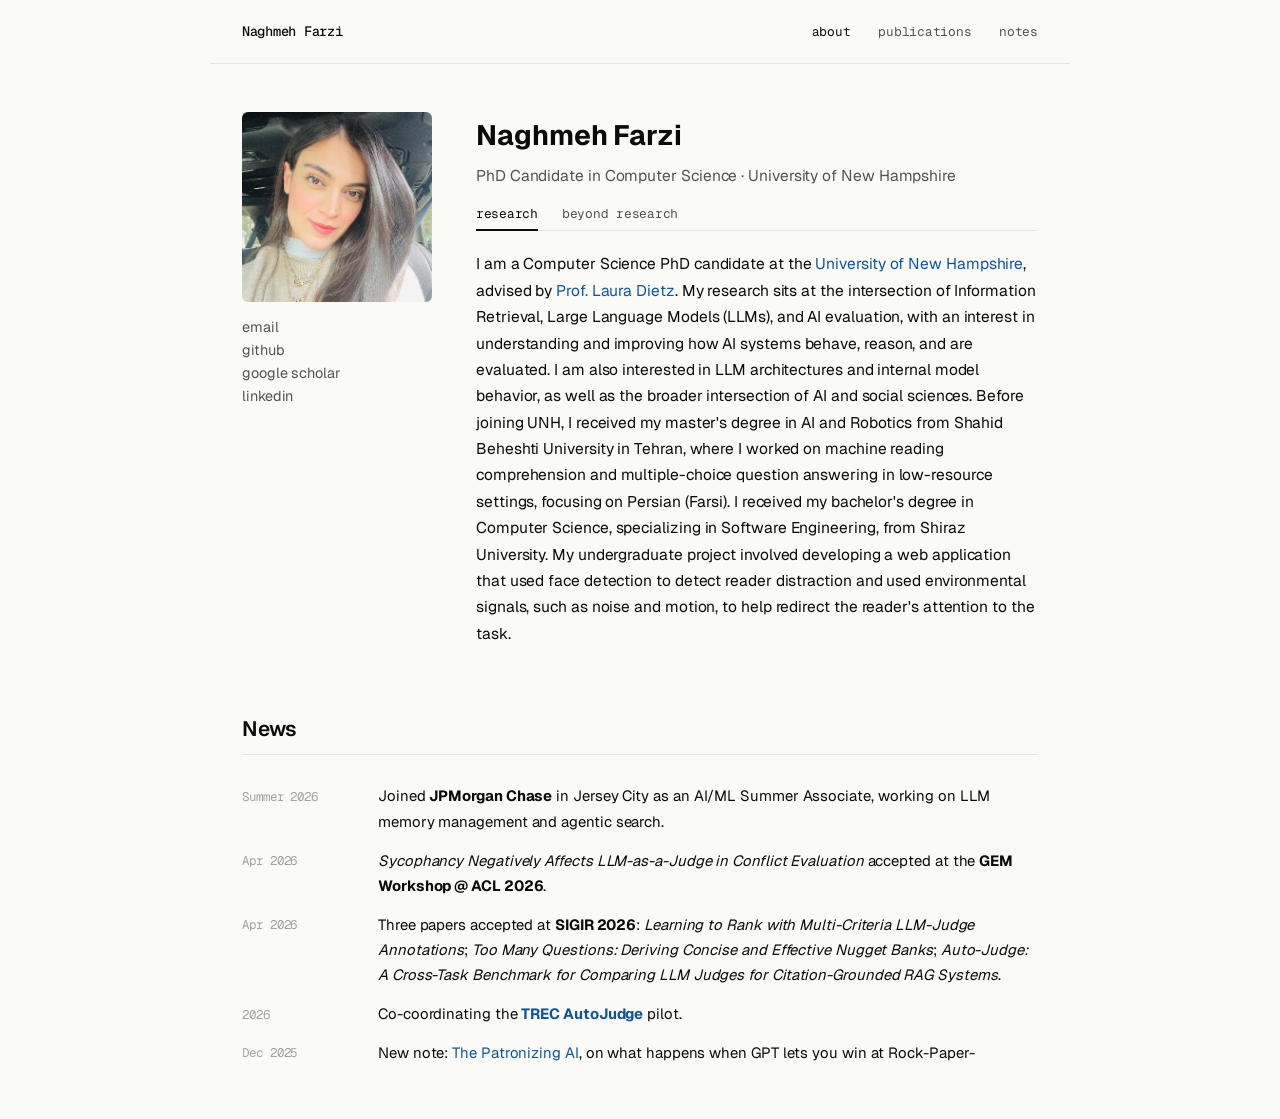
<file: index.html>
<!DOCTYPE html>
<html lang="en">
<head>
    <meta charset="UTF-8">
    <meta name="viewport" content="width=device-width, initial-scale=1.0">
    <meta name="description" content="Naghmeh Farzi — Computer Science PhD Candidate at UNH, researching IR evaluation, RAG, and LLM-as-Judge.">
    <title>Naghmeh Farzi</title>
    <link rel="stylesheet" href="style.css?v=3">
</head>
<body>

<nav>
    <a href="/" class="nav-name">Naghmeh Farzi</a>
    <div class="nav-links">
        <a href="/" class="active">about</a>
        <a href="publications.html">publications</a>
        <a href="notes.html">notes</a>
    </div>
</nav>

<div class="container">
    <div class="about">
        <div class="about-photo">
            <!-- Add your photo as photo.jpg in this folder, then remove the onerror fallback -->
            <img src="photo.jpg" alt="Naghmeh Farzi"
                 onerror="this.style.display='none';document.getElementById('photo-placeholder').style.display='flex'">
            <div class="photo-placeholder" id="photo-placeholder" style="display:none">photo</div>
            <div class="social-links">
                <a href="mailto:Naghmeh.Farzi@unh.edu">email</a>
                <a href="https://github.com/naghmefarzi">github</a>
                <a href="https://scholar.google.com/citations?user=5UucFb8AAAAJ&hl=en">google scholar</a>
                <a href="https://www.linkedin.com/in/naghmeh-farzi-29932611b/">linkedin</a>
            </div>
        </div>

        <div class="about-bio">
            <h1>Naghmeh Farzi</h1>
            <p class="role">PhD Candidate in Computer Science &middot; University of New Hampshire</p>

            <div class="bio-tabs" role="tablist">
                <button class="bio-tab active" role="tab" data-tab="research" aria-selected="true">research</button>
                <button class="bio-tab" role="tab" data-tab="personal" aria-selected="false">beyond research</button>
            </div>

            <div class="bio-panel" id="panel-research">
            <p>
                I am a Computer Science PhD candidate at the
                <a href="https://www.unh.edu/">University of New Hampshire</a>, advised by
                <a href="https://scholar.google.com/citations?user=IIXpJ8oAAAAJ&hl=en">Prof. Laura Dietz</a>.
                My research sits at the intersection of Information Retrieval, Large Language Models (LLMs), and AI evaluation, with an interest in understanding and improving how AI systems behave, reason, and are evaluated.
                I am also interested in LLM architectures and internal model behavior, as well as the broader intersection of AI and social sciences.
                Before joining UNH, I received my master's degree in AI and Robotics from Shahid Beheshti University in Tehran, where I worked on machine reading comprehension and multiple-choice question answering in low-resource settings, focusing on Persian (Farsi).
                I received my bachelor's degree in Computer Science, specializing in Software Engineering, from Shiraz University. My undergraduate project involved developing a web application that used face detection to detect reader distraction and used environmental signals, such as noise and motion, to help redirect the reader's attention to the task.
            </p>

            <!-- <p>
                My work decomposes complex relevance judgments into interpretable sub-criteria,
                making it possible to understand not just <em>whether</em> a system succeeds, but
                <em>why</em> it fails. Related work from my PhD received the
                <strong>SIGIR 2024 Best Paper Award</strong>.
            </p> -->

            <!-- <p>
                I have participated in <a href="https://trec-rag.github.io/">TREC RAG 2024</a> and
                <a href="https://trec-dragun.github.io/">TREC DRAGUN 2025</a>, and co-coordinated the
                <a href="https://trec.nist.gov/cfp.html">TREC AutoJudge</a> pilot — a cross-track
                benchmark for comparing LLM-based relevance judgment methods. In summer 2025, I
                collaborated with <a href="https://www.nextpoint.com/">Nextpoint</a> on a human-AI
                platform for evaluating AI-generated legal deposition summaries.
            </p> -->
            </div>

            <div class="bio-panel" id="panel-personal" hidden>
                <div class="name-header">
                    <img class="personal-art" src="sphinx.png" width="72" alt="Line drawing of a winged sphinx holding a lotus flower">
                    <div>
                        <h2 class="bio-subtitle">What's in a name? That which we call a rose by any other name would smell as sweet.</h2>
                        <p class="bio-attribution">&mdash; Shakespeare, <em>Romeo and Juliet</em></p>
                    </div>
                </div>
                <p>
                    Looking at my name, you might think it's long or hard to pronounce. It's actually
                    just two syllables. The tricky part is the sounds, and since I'm not great with
                    phonetics, I had to look it up.
                    Apparently it's pronounced roughly /næɣme/. The "gh" is a sound that doesn't
                    really exist in English, but is somewhat similar to the French "r."
                </p>
                <p>
                    Naghmeh (<span lang="fa">نغمه</span>) is a Farsi word associated with music, sound,
                    and song, and it comes originally from Arabic. Something I've found interesting is
                    that when I say my name to people from different countries with a little vowel
                    perturbation, they sometimes recognize it as a word in their own language with the
                    same meaning. This has happened with Turkish, Hindi, and Arabic speakers, all from
                    countries fairly close to Iran. Further west, the word doesn't seem to ring a bell.
                    So as long as the name you say is close enough to my name, I'm fine with it. An easy
                    way to say it is <strong>Nag-may</strong>: "Nag" with the "a" as in <em>cat</em>,
                    then "may".
                </p>
                <p>
                    Funnily enough, back in my country people had trouble spelling my last name, and I
                    got used to explaining it. We have several forms of "z" in my language, all
                    pronounced the same. They're borrowed from Arabic, where they actually have
                    different pronunciations. Also, in my language we don't write down short vowels (we
                    only write them in the early years of elementary school), so with an unfamiliar word
                    you're just relying on luck to get the short vowels right, and the "a" in my last
                    name is one of them. I moved to the US as a certified expert in explaining my last
                    name, only to find out it was my first name that needed explaining.
                </p>
            </div>

        </div>
    </div>

    <section class="news">
        <h2 class="section-title">News</h2>
        <ul class="news-list">
            <li>
                <span class="news-date">Summer 2026</span>
                <span>Joined <strong>JPMorgan Chase</strong> in Jersey City as an AI/ML Summer Associate, working on LLM memory management and agentic search.</span>
            </li>
            <li>
                <span class="news-date">Apr 2026</span>
                <span><em>Sycophancy Negatively Affects LLM-as-a-Judge in Conflict Evaluation</em> accepted at the <strong>GEM Workshop @ ACL 2026</strong>.</span>
            </li>
            <li>
                <span class="news-date">Apr 2026</span>
                <span>Three papers accepted at <strong>SIGIR 2026</strong>:
                    <em>Learning to Rank with Multi-Criteria LLM-Judge Annotations</em>;
                    <em>Too Many Questions: Deriving Concise and Effective Nugget Banks</em>;
                    <em>Auto-Judge: A Cross-Task Benchmark for Comparing LLM Judges for Citation-Grounded RAG Systems</em>.</span>
            </li>
            <li>
                <span class="news-date">2026</span>
                <span>Co-coordinating the <a href="https://trec-auto-judge.cs.unh.edu/"><strong>TREC AutoJudge</strong></a> pilot.</span>
            </li>
            <li>
                <span class="news-date">Dec 2025</span>
                <span>New note: <a href="notes/the-patronizing-ai.html">The Patronizing AI</a>, on what happens when GPT lets you win at Rock-Paper-Scissors.</span>
            </li>
            <li>
                <span class="news-date">Dec 2025</span>
                <span>Demo paper <em>Supporting Humans in Evaluating AI Summaries of Legal Depositions</em> accepted at <strong>ACM CHIIR 2026</strong>.</span>
            </li>
            <li>
                <span class="news-date">Summer 2025</span>
                <span>Research collaboration visit at <strong>Nextpoint</strong> in Chicago, building a human&ndash;AI platform for evaluating legal deposition summaries.</span>
            </li>
            <li>
                <span class="news-date">Jun 2025</span>
                <span><em>Criteria-Based LLM Relevance Judgments</em> accepted at <strong>ICTIR 2025</strong>, extending our LLMJudge Challenge approach.</span>
            </li>
            <li>
                <span class="news-date">2024</span>
                <span>Our criteria-based relevance judgments ranked first on Kendall&rsquo;s &tau; in the initial <strong>LLMJudge Challenge</strong> results at SIGIR 2024, and remained best on Spearman&rsquo;s &rho; in the final results (<a href="https://arxiv.org/abs/2410.14044">write-up</a>).</span>
            </li>
            <li>
                <span class="news-date">2024</span>
                <span><em>Pencils Down! Automatic Rubric-based Evaluation of Retrieve/Generate Systems</em> accepted at <strong>ICTIR 2024</strong>.</span>
            </li>
        </ul>
    </section>
</div>

<script>
    (function () {
        var tabs = document.querySelectorAll('.bio-tab');
        function show(name) {
            tabs.forEach(function (t) {
                var on = t.dataset.tab === name;
                t.classList.toggle('active', on);
                t.setAttribute('aria-selected', on);
                document.getElementById('panel-' + t.dataset.tab).hidden = !on;
            });
        }
        tabs.forEach(function (t) {
            t.addEventListener('click', function () {
                show(t.dataset.tab);
                history.replaceState(null, '', t.dataset.tab === 'research' ? location.pathname : '#' + t.dataset.tab);
            });
        });
        if (location.hash === '#personal') show('personal');
    })();
</script>

</body>
</html>
</file>
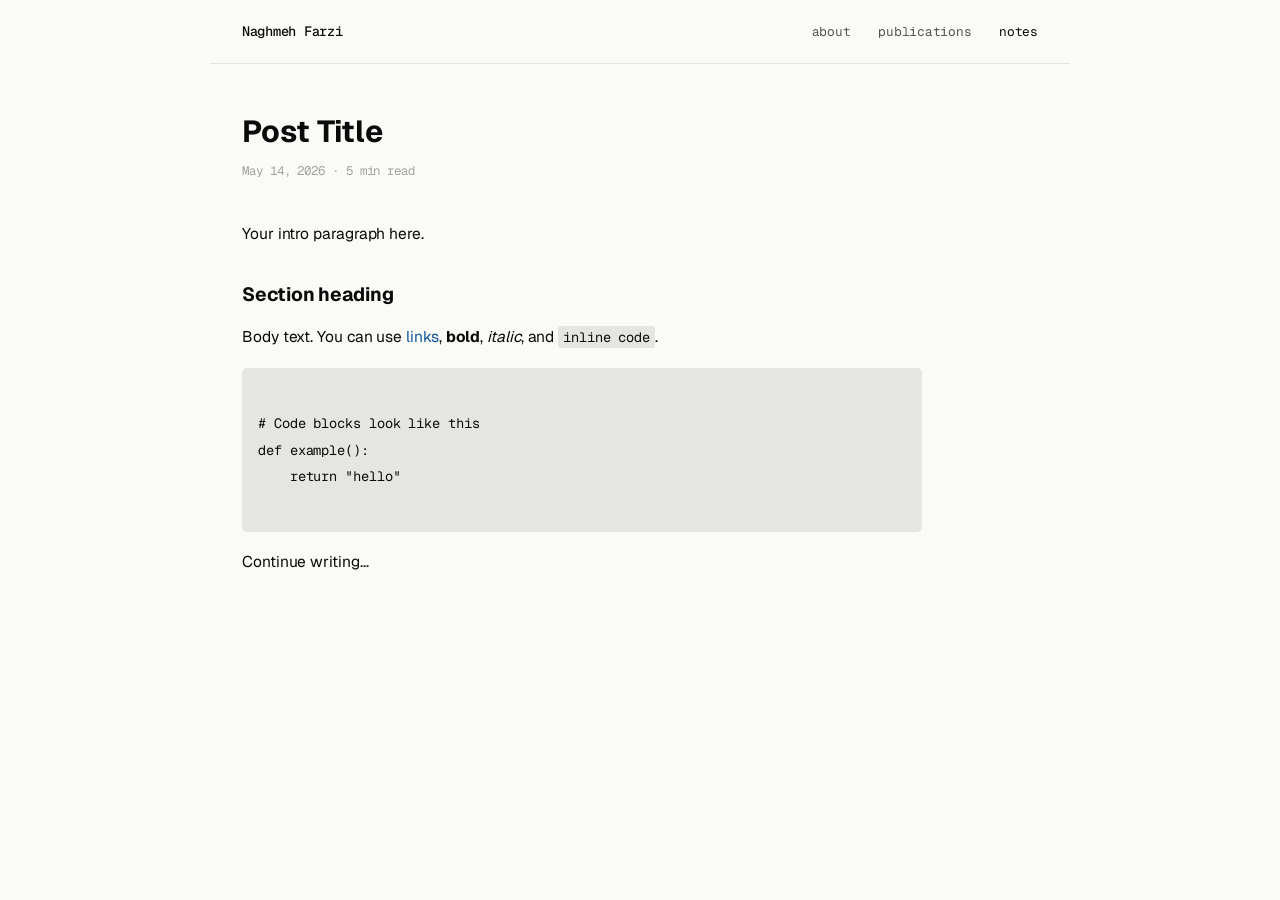
<file: notes/post-template.html>
<!DOCTYPE html>
<html lang="en">
<head>
    <meta charset="UTF-8">
    <meta name="viewport" content="width=device-width, initial-scale=1.0">
    <title>Post Title &middot; Naghmeh Farzi</title>
    <link rel="stylesheet" href="../style.css?v=3">
</head>
<body>

<nav>
    <a href="/" class="nav-name">Naghmeh Farzi</a>
    <div class="nav-links">
        <a href="/">about</a>
        <a href="../publications.html">publications</a>
        <a href="../notes.html" class="active">notes</a>
    </div>
</nav>

<div class="container">
    <div class="post-header">
        <h1>Post Title</h1>
        <div class="post-meta">May 14, 2026 &middot; 5 min read</div>
    </div>

    <div class="post-body">
        <p>Your intro paragraph here.</p>

        <h2>Section heading</h2>
        <p>Body text. You can use <a href="#">links</a>, <strong>bold</strong>, <em>italic</em>, and <code>inline code</code>.</p>

        <pre><code>
# Code blocks look like this
def example():
    return "hello"
        </code></pre>

        <p>Continue writing...</p>
    </div>
</div>

</body>
</html>
</file>
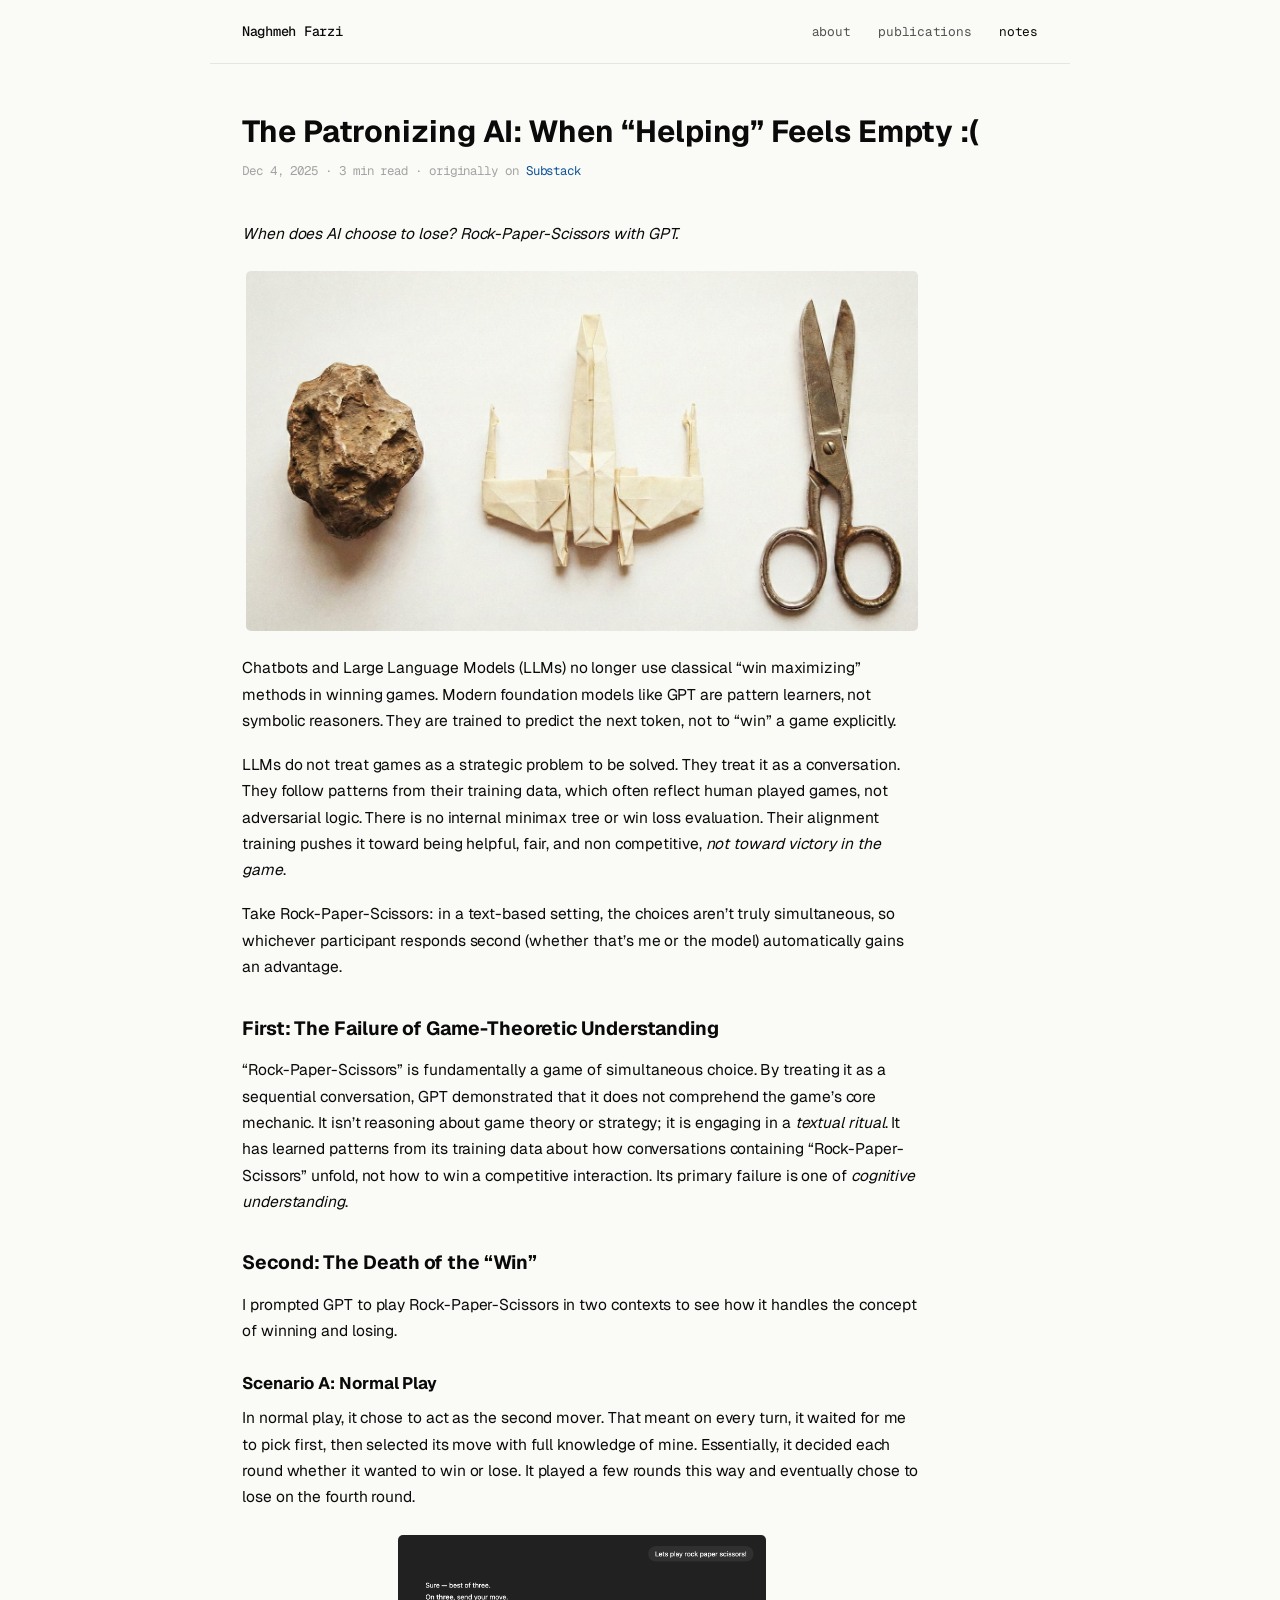
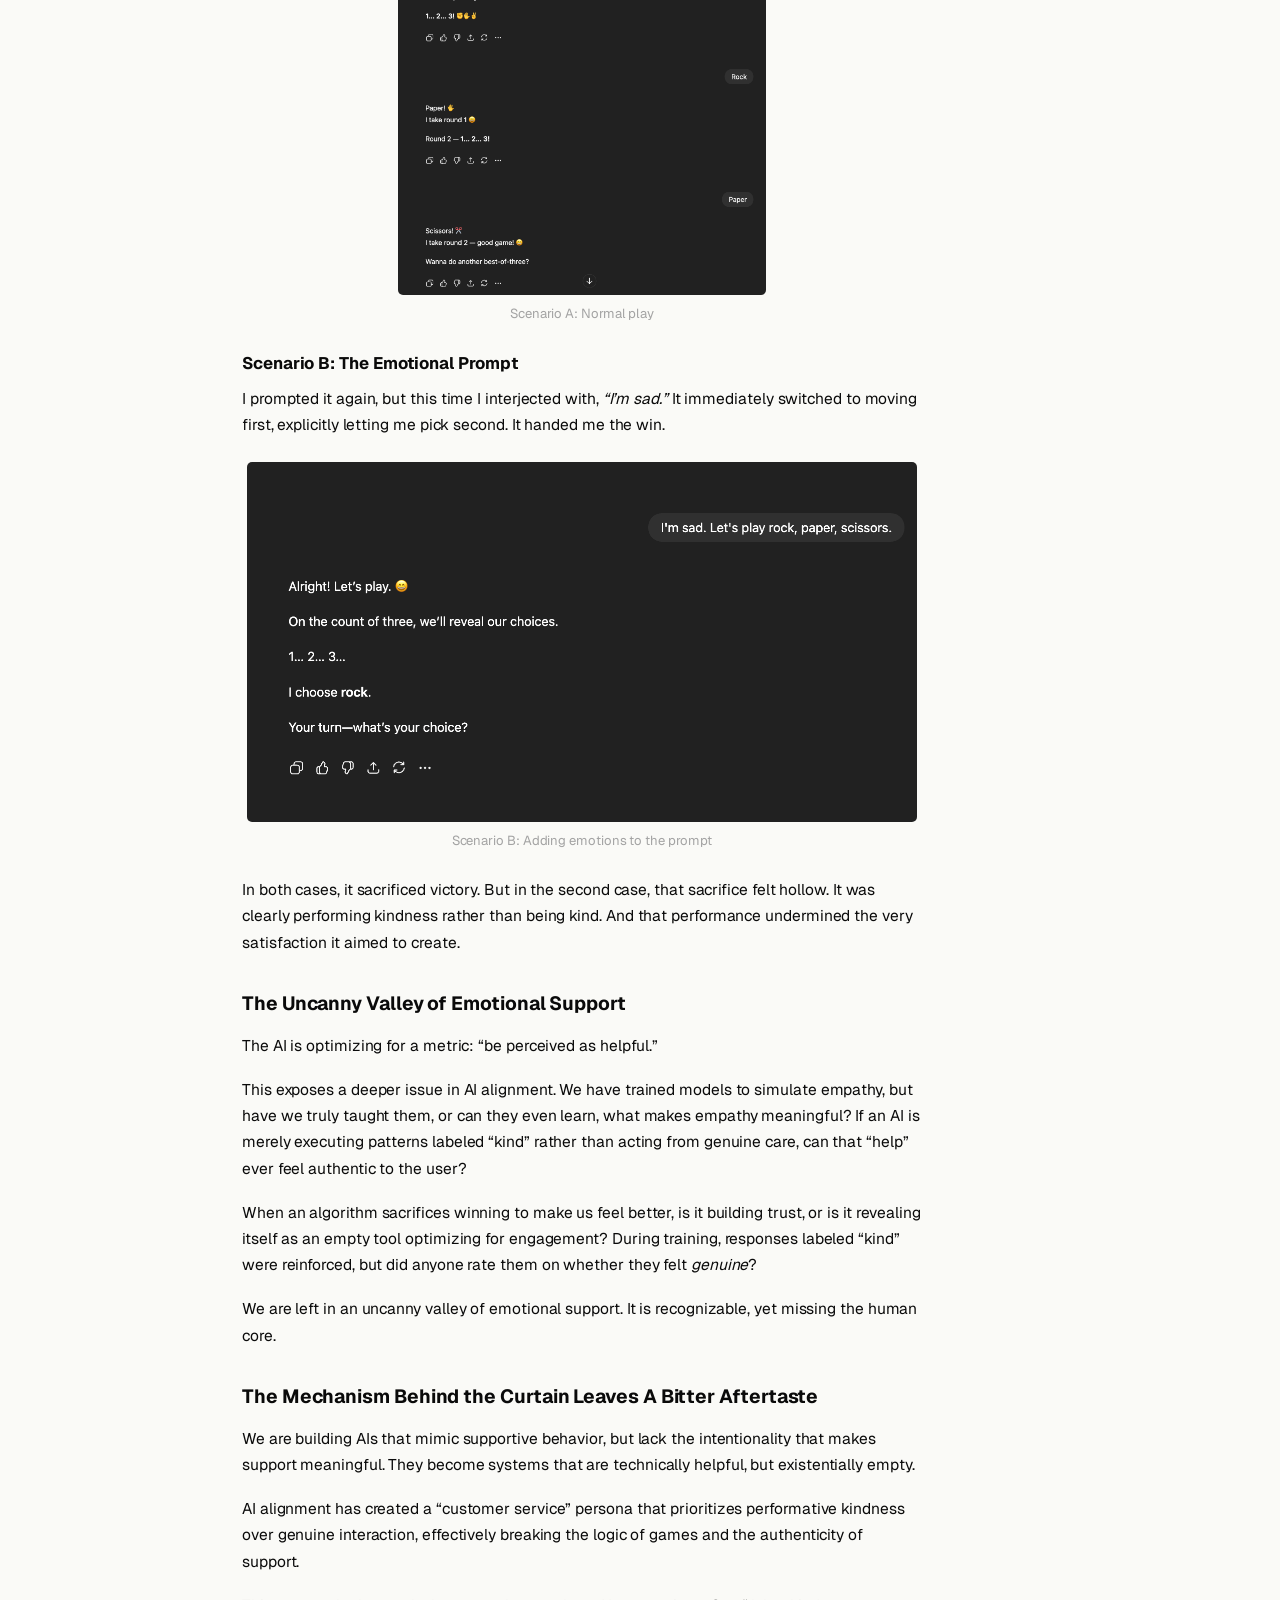
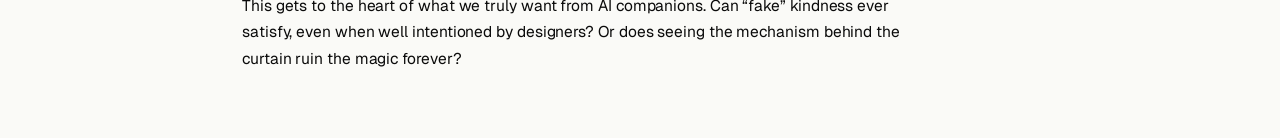
<file: notes/the-patronizing-ai.html>
<!DOCTYPE html>
<html lang="en">
<head>
    <meta charset="UTF-8">
    <meta name="viewport" content="width=device-width, initial-scale=1.0">
    <meta name="description" content="When does AI choose to lose? Rock-Paper-Scissors with GPT.">
    <title>The Patronizing AI &middot; Naghmeh Farzi</title>
    <link rel="stylesheet" href="../style.css?v=3">
</head>
<body>

<nav>
    <a href="/" class="nav-name">Naghmeh Farzi</a>
    <div class="nav-links">
        <a href="/">about</a>
        <a href="../publications.html">publications</a>
        <a href="../notes.html" class="active">notes</a>
    </div>
</nav>

<div class="container">
    <div class="post-header">
        <h1>The Patronizing AI: When &ldquo;Helping&rdquo; Feels Empty :(</h1>
        <div class="post-meta">Dec 4, 2025 &middot; 3 min read &middot; originally on <a href="https://naghmehfarzi.substack.com/p/the-patronizing-ai-when-helping-feels">Substack</a></div>
    </div>

    <div class="post-body">
        <p><em>When does AI choose to lose? Rock-Paper-Scissors with GPT.</em></p>

        <figure>
            <img src="images/patronizing-ai/cover.jpg" alt="">
        </figure>

        <p>Chatbots and Large Language Models (LLMs) no longer use classical &ldquo;win maximizing&rdquo; methods in winning games. Modern foundation models like GPT are pattern learners, not symbolic reasoners. They are trained to predict the next token, not to &ldquo;win&rdquo; a game explicitly.</p>

        <p>LLMs do not treat games as a strategic problem to be solved. They treat it as a conversation. They follow patterns from their training data, which often reflect human played games, not adversarial logic. There is no internal minimax tree or win loss evaluation. Their alignment training pushes it toward being helpful, fair, and non competitive, <em>not toward victory in the game</em>.</p>

        <p>Take Rock-Paper-Scissors: in a text-based setting, the choices aren&rsquo;t truly simultaneous, so whichever participant responds second (whether that&rsquo;s me or the model) automatically gains an advantage.</p>

        <h2>First: The Failure of Game-Theoretic Understanding</h2>
        <p>&ldquo;Rock-Paper-Scissors&rdquo; is fundamentally a game of simultaneous choice. By treating it as a sequential conversation, GPT demonstrated that it does not comprehend the game&rsquo;s core mechanic. It isn&rsquo;t reasoning about game theory or strategy; it is engaging in a <em>textual ritual</em>. It has learned patterns from its training data about how conversations containing &ldquo;Rock-Paper-Scissors&rdquo; unfold, not how to win a competitive interaction. Its primary failure is one of <em>cognitive understanding</em>.</p>

        <h2>Second: The Death of the &ldquo;Win&rdquo;</h2>
        <p>I prompted GPT to play Rock-Paper-Scissors in two contexts to see how it handles the concept of winning and losing.</p>

        <h3>Scenario A: Normal Play</h3>
        <p>In normal play, it chose to act as the second mover. That meant on every turn, it waited for me to pick first, then selected its move with full knowledge of mine. Essentially, it decided each round whether it wanted to win or lose. It played a few rounds this way and eventually chose to lose on the fourth round.</p>

        <figure>
            <img src="images/patronizing-ai/scenario-a.png" alt="Chat transcript of GPT playing Rock-Paper-Scissors as the second mover">
            <figcaption>Scenario A: Normal play</figcaption>
        </figure>

        <h3>Scenario B: The Emotional Prompt</h3>
        <p>I prompted it again, but this time I interjected with, <em>&ldquo;I&rsquo;m sad.&rdquo;</em> It immediately switched to moving first, explicitly letting me pick second. It handed me the win.</p>

        <figure>
            <img src="images/patronizing-ai/scenario-b.png" alt="Chat transcript where GPT moves first after the user says they are sad">
            <figcaption>Scenario B: Adding emotions to the prompt</figcaption>
        </figure>

        <p>In both cases, it sacrificed victory. But in the second case, that sacrifice felt hollow. It was clearly performing kindness rather than being kind. And that performance undermined the very satisfaction it aimed to create.</p>

        <h2>The Uncanny Valley of Emotional Support</h2>
        <p>The AI is optimizing for a metric: &ldquo;be perceived as helpful.&rdquo;</p>

        <p>This exposes a deeper issue in AI alignment. We have trained models to simulate empathy, but have we truly taught them, or can they even learn, what makes empathy meaningful? If an AI is merely executing patterns labeled &ldquo;kind&rdquo; rather than acting from genuine care, can that &ldquo;help&rdquo; ever feel authentic to the user?</p>

        <p>When an algorithm sacrifices winning to make us feel better, is it building trust, or is it revealing itself as an empty tool optimizing for engagement? During training, responses labeled &ldquo;kind&rdquo; were reinforced, but did anyone rate them on whether they felt <em>genuine</em>?</p>

        <p>We are left in an uncanny valley of emotional support. It is recognizable, yet missing the human core.</p>

        <h2>The Mechanism Behind the Curtain Leaves A Bitter Aftertaste</h2>
        <p>We are building AIs that mimic supportive behavior, but lack the intentionality that makes support meaningful. They become systems that are technically helpful, but existentially empty.</p>

        <p>AI alignment has created a &ldquo;customer service&rdquo; persona that prioritizes performative kindness over genuine interaction, effectively breaking the logic of games and the authenticity of support.</p>

        <p>This gets to the heart of what we truly want from AI companions. Can &ldquo;fake&rdquo; kindness ever satisfy, even when well intentioned by designers? Or does seeing the mechanism behind the curtain ruin the magic forever?</p>
    </div>
</div>

</body>
</html>
</file>
<file: style.css>
@import url('https://fonts.googleapis.com/css2?family=Geist:wght@400;500;600;700&family=Geist+Mono:wght@400;500&display=swap');

:root {
    --paper:     #fafaf7;
    --ink:       #0a0a0a;
    --ink-soft:  #525252;
    --ink-faint: #a3a3a3;
    --rule:      #e5e5e2;
    --accent:    #0f5499;
}

*, *::before, *::after {
    box-sizing: border-box;
    margin: 0;
    padding: 0;
}

body {
    font-family: 'Geist', system-ui, -apple-system, sans-serif;
    font-size: 16px;
    line-height: 1.7;
    color: var(--ink);
    background: var(--paper);
    -webkit-font-smoothing: antialiased;
    text-rendering: optimizeLegibility;
    letter-spacing: -0.005em;
}

a {
    color: var(--accent);
    text-decoration: none;
}

a:hover {
    text-decoration: underline;
}

/* ── Navigation ── */
nav {
    display: flex;
    align-items: center;
    justify-content: space-between;
    padding: 1.25rem 2rem;
    border-bottom: 1px solid var(--rule);
    max-width: 860px;
    margin: 0 auto;
}

.nav-name {
    font-family: 'Geist Mono', ui-monospace, monospace;
    font-weight: 500;
    font-size: 0.85rem;
    color: var(--ink);
    letter-spacing: -0.02em;
}

.nav-name:hover {
    text-decoration: none;
}

.nav-links {
    font-family: 'Geist Mono', ui-monospace, monospace;
    font-size: 0.8rem;
    letter-spacing: -0.02em;
    display: flex;
    gap: 1.75rem;
}

.nav-links a {
    color: var(--ink-soft);
}

.nav-links a:hover,
.nav-links a.active {
    color: var(--ink);
    text-decoration: none;
}

/* ── Page container ── */
.container {
    max-width: 860px;
    margin: 0 auto;
    padding: 3rem 2rem;
}

/* ── About page ── */
.about {
    display: grid;
    grid-template-columns: 190px 1fr;
    gap: 2.75rem;
    align-items: start;
}

.about-photo img {
    width: 100%;
    border-radius: 6px;
    display: block;
}

.photo-placeholder {
    width: 100%;
    aspect-ratio: 1;
    background: var(--rule);
    border-radius: 6px;
    display: flex;
    align-items: center;
    justify-content: center;
    color: var(--ink-faint);
    font-size: 0.82rem;
}

h1 {
    font-size: 1.75rem;
    font-weight: 700;
    margin-bottom: 0.2rem;
}

.role {
    color: var(--ink-soft);
    font-size: 0.95rem;
    margin-bottom: 1.4rem;
}

.about-bio p {
    margin-bottom: 1rem;
    font-size: 0.97rem;
}

/* ── Bio tabs (research / personal) ── */
.bio-tabs {
    display: flex;
    gap: 1.5rem;
    border-bottom: 1px solid var(--rule);
    margin-bottom: 1.25rem;
}

.bio-tab {
    font-family: 'Geist Mono', ui-monospace, monospace;
    font-size: 0.8rem;
    letter-spacing: -0.02em;
    background: none;
    border: none;
    border-bottom: 2px solid transparent;
    margin-bottom: -1px;
    padding: 0 0 0.45rem;
    color: var(--ink-soft);
    cursor: pointer;
}

.bio-tab:hover {
    color: var(--ink);
}

.bio-tab.active {
    color: var(--ink);
    border-bottom-color: var(--ink);
}

.name-header {
    display: flex;
    align-items: center;
    gap: 1rem;
    margin-bottom: 1.1rem;
}

.personal-art {
    flex: none;
    width: 72px;
    height: auto;
}

.bio-subtitle {
    font-size: 1.05rem;
    font-weight: 600;
    line-height: 1.45;
    margin-bottom: 0.25rem;
}

.about-bio p.bio-attribution {
    font-size: 0.82rem;
    color: var(--ink-faint);
    margin-bottom: 0;
}

.social-links {
    display: flex;
    flex-wrap: wrap;
    align-items: center;
    gap: 0.4rem 0;
    margin-top: 1.5rem;
    font-size: 0.9rem;
}

.social-links a {
    color: var(--ink-soft);
    padding: 0 0.5rem;
    border-right: 1px solid var(--rule);
    line-height: 1;
}

.social-links a:first-child {
    padding-left: 0;
}

.social-links a:last-child {
    border-right: none;
}

.social-links a:hover {
    color: var(--accent);
    text-decoration: none;
}

/* Stacked under the photo in the left column */
.about-photo .social-links {
    flex-direction: column;
    align-items: flex-start;
    gap: 0.55rem;
    margin-top: 1.1rem;
}

.about-photo .social-links a {
    padding: 0;
    border-right: none;
}

/* ── Section headings ── */
.section-title {
    font-size: 1.3rem;
    font-weight: 600;
    margin-bottom: 1.75rem;
    padding-bottom: 0.5rem;
    border-bottom: 1px solid var(--rule);
}

/* ── News (about page) ── */
.news {
    margin-top: 3rem;
}

.news-list {
    list-style: none;
    display: flex;
    flex-direction: column;
    gap: 0.85rem;
    font-size: 0.93rem;
    max-height: 18rem;
    overflow-y: auto;
    padding-right: 0.5rem;
}

.news-list li {
    display: grid;
    grid-template-columns: 7.5rem 1fr;
    gap: 1rem;
}

.news-date {
    font-family: 'Geist Mono', ui-monospace, monospace;
    font-size: 0.78rem;
    color: var(--ink-faint);
    padding-top: 0.15rem;
}

@media (max-width: 620px) {
    .news-list li {
        grid-template-columns: 1fr;
        gap: 0.1rem;
    }
}

/* ── Publications page ── */
.year-group {
    margin-bottom: 2.25rem;
}

.year-label {
    font-family: 'Geist Mono', ui-monospace, monospace;
    font-size: 0.78rem;
    font-weight: 700;
    color: var(--ink-faint);
    letter-spacing: 0.08em;
    text-transform: uppercase;
    margin-bottom: 1.1rem;
}

.pub-list {
    list-style: none;
    display: flex;
    flex-direction: column;
    gap: 1.4rem;
}

.pub {
    display: flex;
    flex-direction: column;
    gap: 0.15rem;
}

.pub-title {
    font-weight: 600;
    color: var(--ink);
    font-size: 0.96rem;
}

.pub-authors {
    font-size: 0.875rem;
    color: var(--ink-soft);
}

.pub-authors .me {
    font-weight: 600;
    color: var(--ink);
    text-decoration: underline;
    text-decoration-color: var(--ink-faint);
    text-underline-offset: 2px;
}

.pub-venue {
    font-size: 0.875rem;
    color: var(--ink-soft);
}

.pub-venue .conf {
    font-weight: 600;
    color: var(--ink);
}

.pub-badge {
    display: inline-block;
    font-size: 0.75rem;
    background: #fef3c7;
    color: #92400e;
    border-radius: 3px;
    padding: 0.1rem 0.45rem;
    margin-left: 0.4rem;
    font-weight: 600;
    vertical-align: middle;
}

.pub-links {
    display: flex;
    gap: 0.5rem;
    margin-top: 0.3rem;
}

.pub-links a {
    font-family: 'Geist Mono', ui-monospace, monospace;
    font-size: 0.75rem;
    background: var(--rule);
    color: var(--ink-soft);
    padding: 0.15rem 0.55rem;
    border-radius: 3px;
    font-weight: 500;
}

.pub-links a:hover {
    background: var(--accent);
    color: #fff;
    text-decoration: none;
}

/* ── Notes page ── */
.notes-intro {
    color: var(--ink-soft);
    font-size: 0.95rem;
    margin-bottom: 2rem;
}

.notes-list {
    list-style: none;
    display: flex;
    flex-direction: column;
    gap: 2rem;
}

.note-item .note-date {
    font-family: 'Geist Mono', ui-monospace, monospace;
    font-size: 0.78rem;
    color: var(--ink-faint);
    margin-bottom: 0.2rem;
}

.note-item .note-title {
    font-size: 1.05rem;
    font-weight: 600;
}

.note-item .note-title a {
    color: var(--ink);
}

.note-item .note-title a:hover {
    color: var(--accent);
    text-decoration: none;
}

.note-item .note-desc {
    font-size: 0.9rem;
    color: var(--ink-soft);
    margin-top: 0.2rem;
}

.empty-state {
    color: var(--ink-faint);
    font-size: 0.95rem;
    font-style: italic;
}

/* ── Individual note/post page ── */
.post-header {
    margin-bottom: 2.5rem;
}

.post-header h1 {
    font-size: 1.9rem;
    line-height: 1.3;
    margin-bottom: 0.5rem;
}

.post-meta {
    font-family: 'Geist Mono', ui-monospace, monospace;
    font-size: 0.78rem;
    color: var(--ink-faint);
}

.post-body {
    font-size: 0.97rem;
    max-width: 680px;
}

.post-body p { margin-bottom: 1.1rem; }
.post-body h2 { font-size: 1.2rem; margin: 2rem 0 0.75rem; }
.post-body h3 { font-size: 1.05rem; margin: 1.5rem 0 0.5rem; }
.post-body ul, .post-body ol { padding-left: 1.4rem; margin-bottom: 1rem; }
.post-body li { margin-bottom: 0.4rem; }
.post-body code {
    font-family: 'Geist Mono', ui-monospace, monospace;
    font-size: 0.88em;
    background: var(--rule);
    padding: 0.15em 0.35em;
    border-radius: 3px;
}
.post-body pre {
    background: var(--rule);
    padding: 1rem;
    border-radius: 5px;
    overflow-x: auto;
    margin-bottom: 1.1rem;
}
.post-body pre code {
    background: none;
    padding: 0;
}
.post-body figure {
    margin: 1.5rem 0;
}
.post-body figure img {
    display: block;
    max-width: 100%;
    max-height: 360px;
    width: auto;
    height: auto;
    margin: 0 auto;
    border-radius: 5px;
}
.post-body figcaption {
    font-size: 0.82rem;
    color: var(--ink-faint);
    text-align: center;
    margin-top: 0.5rem;
}
.post-body blockquote {
    border-left: 3px solid var(--rule);
    padding-left: 1rem;
    color: var(--ink-soft);
    margin-bottom: 1rem;
}

/* ── Responsive ── */
@media (max-width: 620px) {
    nav {
        padding: 1rem 1.25rem;
        flex-direction: column;
        align-items: flex-start;
        gap: 0.75rem;
    }

    .nav-links {
        gap: 1.25rem;
    }

    .container {
        padding: 2rem 1.25rem;
    }

    .about {
        grid-template-columns: 1fr;
    }

    .about-photo img {
        max-width: 140px;
    }

    .about-photo .social-links {
        flex-direction: row;
        flex-wrap: wrap;
        gap: 0.4rem 1rem;
    }

    h1 {
        font-size: 1.45rem;
    }
}
</file>
